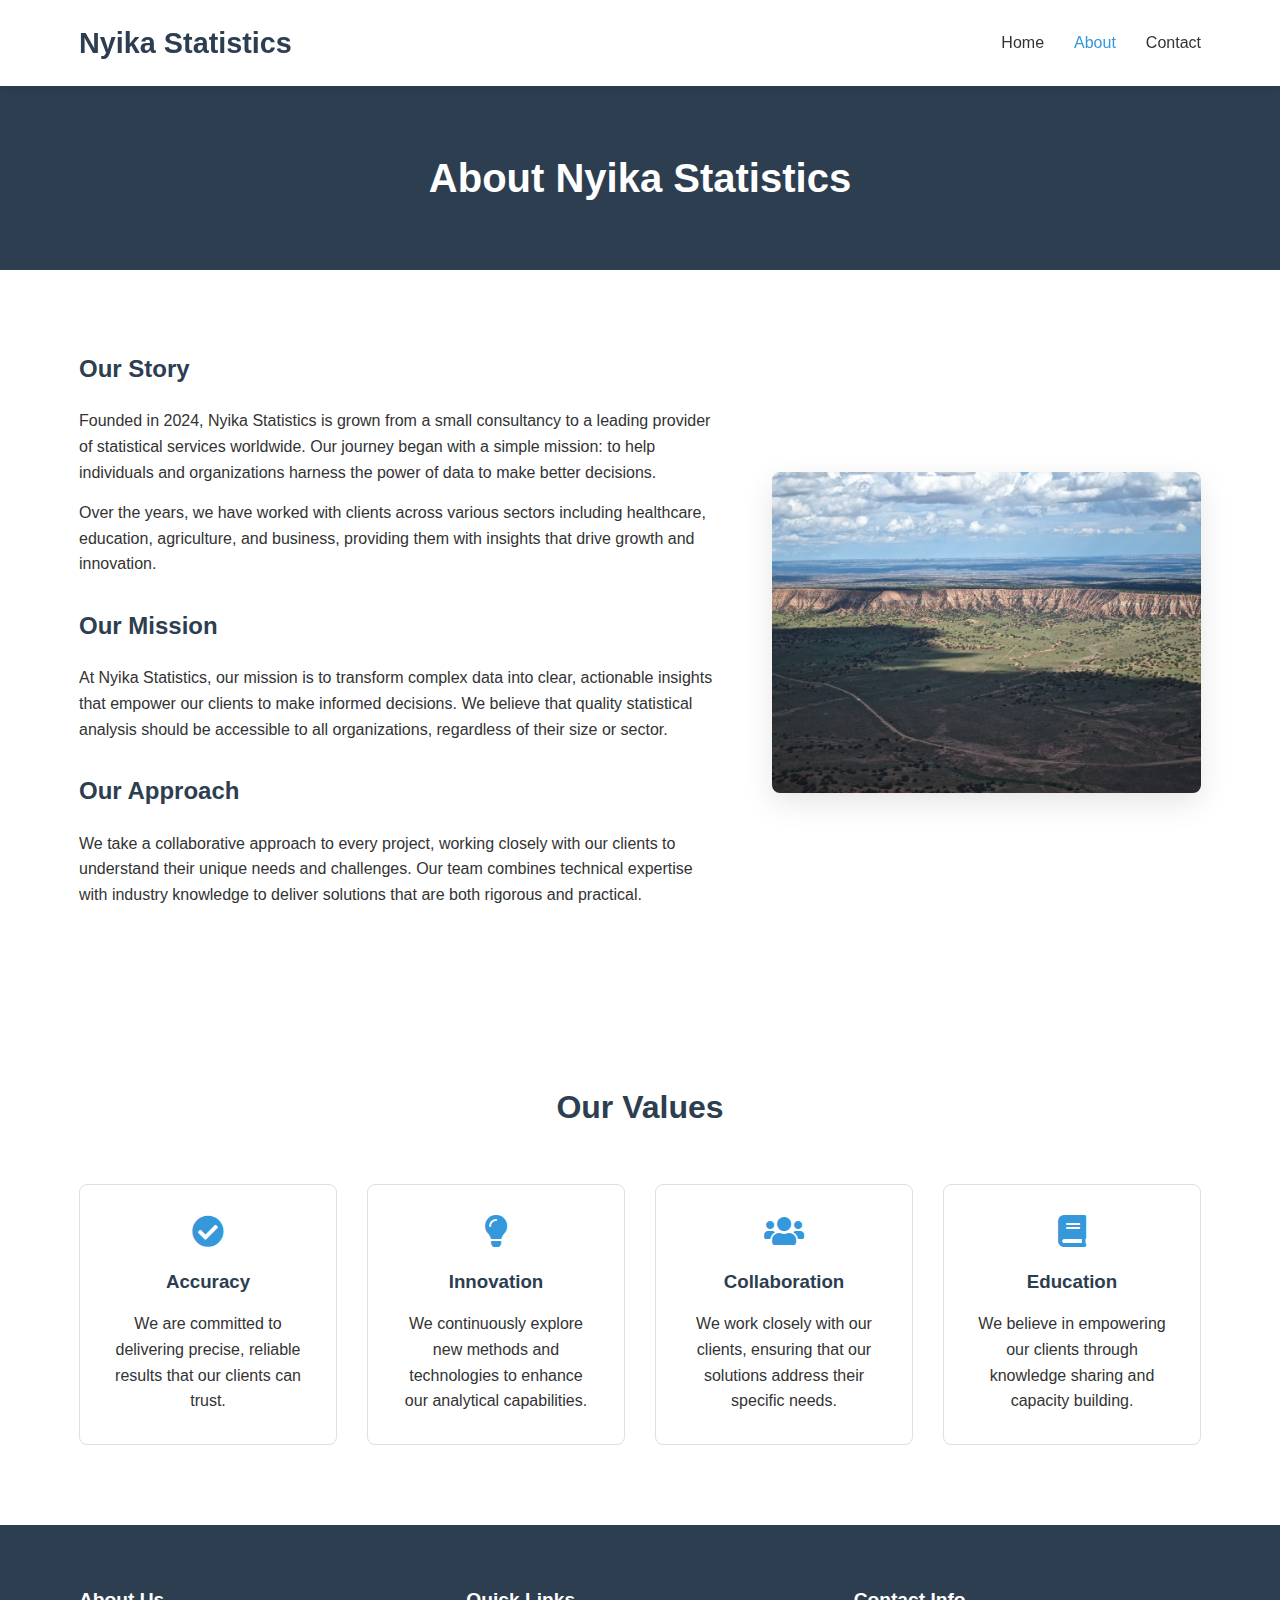
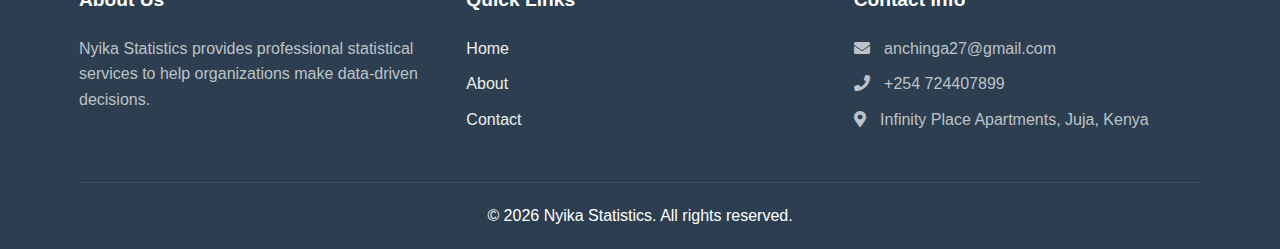
<file: about.html>
<!DOCTYPE html>
<html lang="en">
<head>
    <meta charset="UTF-8">
    <meta name="viewport" content="width=device-width, initial-scale=1.0">
    <title>About Us - Nyika Statistics</title>
    <link rel="stylesheet" href="css/styles.css">
    <link rel="stylesheet" href="https://cdnjs.cloudflare.com/ajax/libs/font-awesome/5.15.4/css/all.min.css">
</head>
<body>
    <!-- Header -->
    <header>
        <div class="container">
            <div class="logo">
                <h1>Nyika Statistics</h1>
            </div>
            <nav>
                <ul>
                    <li><a href="index.html">Home</a></li>
                    <li><a href="about.html" class="active">About</a></li>
                    <li><a href="contact.html">Contact</a></li>
                </ul>
            </nav>
        </div>
    </header>

    <!-- Page Header -->
    <section class="page-header">
        <div class="container">
            <h1>About Nyika Statistics</h1>
        </div>
    </section>

    <!-- About Content -->
    <section class="about-content">
        <div class="container">
            <div class="about-grid">
                <div class="about-text">
                    <h2>Our Story</h2>
                    <p>Founded in 2024, Nyika Statistics is grown from a small consultancy to a leading provider of statistical services worldwide. Our journey began with a simple mission: to help individuals and organizations harness the power of data to make better decisions.</p>
                    <p>Over the years, we have worked with clients across various sectors including healthcare, education, agriculture, and business, providing them with insights that drive growth and innovation.</p>
                    
                    <h2>Our Mission</h2>
                    <p>At Nyika Statistics, our mission is to transform complex data into clear, actionable insights that empower our clients to make informed decisions. We believe that quality statistical analysis should be accessible to all organizations, regardless of their size or sector.</p>
                    
                    <h2>Our Approach</h2>
                    <p>We take a collaborative approach to every project, working closely with our clients to understand their unique needs and challenges. Our team combines technical expertise with industry knowledge to deliver solutions that are both rigorous and practical.</p>
                </div>
                <div class="about-image">
                    <img src="plateau.jpg" alt="Nyika Statistics landscape">
                </div>
            </div>
        </div>
    </section>

    <!-- Values Section -->
    <section class="values">
        <div class="container">
            <h2>Our Values</h2>
            <div class="values-grid">
                <div class="value-card">
                    <i class="fas fa-check-circle"></i>
                    <h3>Accuracy</h3>
                    <p>We are committed to delivering precise, reliable results that our clients can trust.</p>
                </div>
                <div class="value-card">
                    <i class="fas fa-lightbulb"></i>
                    <h3>Innovation</h3>
                    <p>We continuously explore new methods and technologies to enhance our analytical capabilities.</p>
                </div>
                <div class="value-card">
                    <i class="fas fa-users"></i>
                    <h3>Collaboration</h3>
                    <p>We work closely with our clients, ensuring that our solutions address their specific needs.</p>
                </div>
                <div class="value-card">
                    <i class="fas fa-book"></i>
                    <h3>Education</h3>
                    <p>We believe in empowering our clients through knowledge sharing and capacity building.</p>
                </div>
            </div>
        </div>
    </section>

    <!-- Footer -->
    <footer>
        <div class="container">
            <div class="footer-content">
                <div class="footer-section">
                    <h3>About Us</h3>
                    <p>Nyika Statistics provides professional statistical services to help organizations make data-driven decisions.</p>
                </div>
                <div class="footer-section">
                    <h3>Quick Links</h3>
                    <ul>
                        <li><a href="index.html">Home</a></li>
                        <li><a href="about.html">About</a></li>
                        <li><a href="contact.html">Contact</a></li>
                    </ul>
                </div>
                <div class="footer-section">
                    <h3>Contact Info</h3>
                    <p><i class="fas fa-envelope"></i> anchinga27@gmail.com</p>
                    <p><i class="fas fa-phone"></i> +254 724407899</p>
                    <p><i class="fas fa-map-marker-alt"></i> Infinity Place Apartments, Juja, Kenya</p>
                </div>
            </div>
            <div class="footer-bottom">
                <p>&copy; 2025 Nyika Statistics. All rights reserved.</p>
            </div>
        </div>
    </footer>

    <script src="js/script.js"></script>
</body>
</html>
</file>
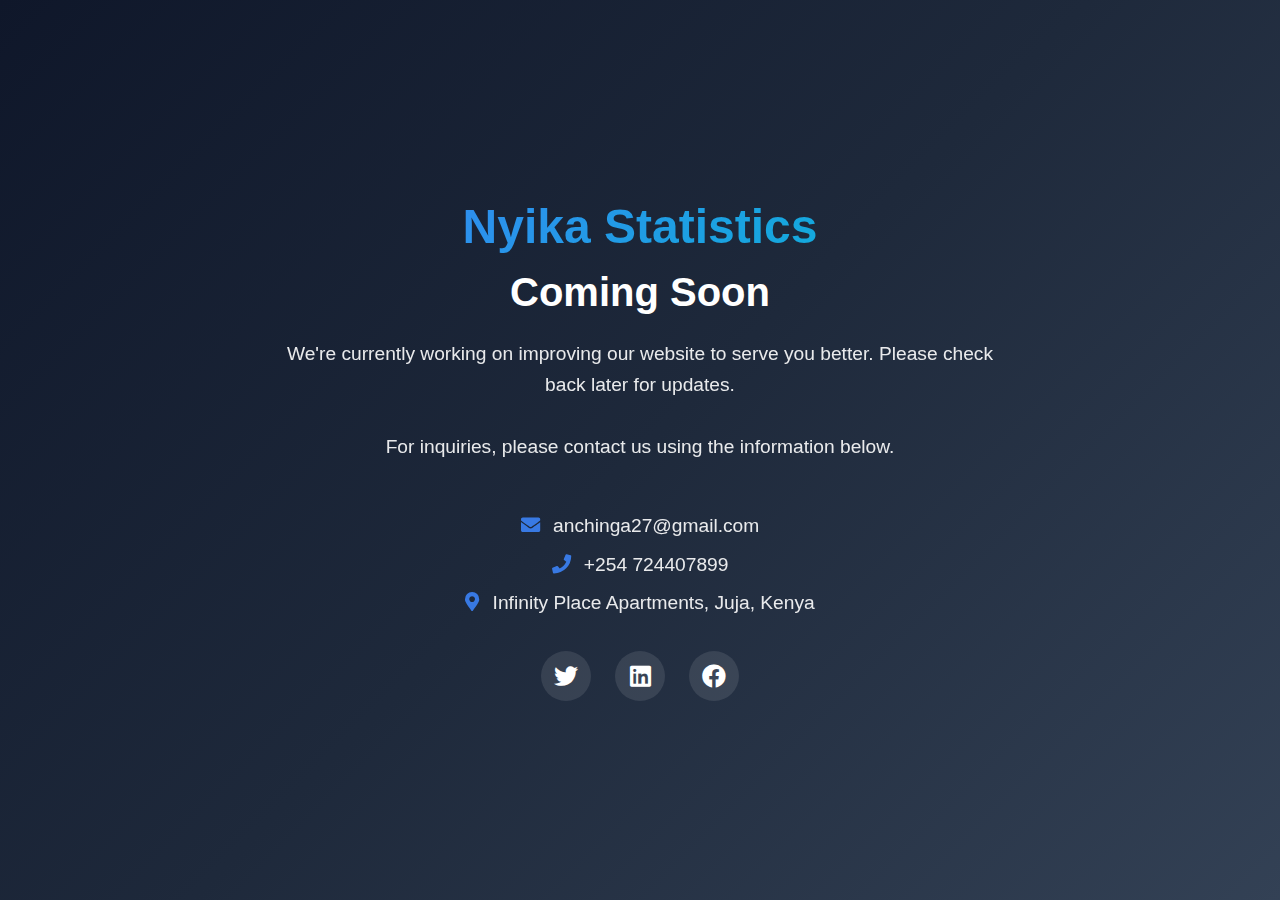
<file: coming-soon.html>
<!DOCTYPE html>
<html lang="en">
<head>
    <meta charset="UTF-8">
    <meta name="viewport" content="width=device-width, initial-scale=1.0">
    <meta name="description" content="Nyika Statistics - Coming Soon">
    <title>Nyika Statistics - Coming Soon</title>
    <link rel="stylesheet" href="https://cdnjs.cloudflare.com/ajax/libs/font-awesome/5.15.4/css/all.min.css">
    <style>
        :root {
            --primary-color: #0f172a;
            --secondary-color: #3b82f6;
            --accent-color: #06b6d4;
            --light-color: #f8fafc;
            --dark-color: #1e293b;
            --text-color: #334155;
            --font-main: -apple-system, BlinkMacSystemFont, 'Segoe UI', 'Inter', 'Roboto', sans-serif;
        }
        
        * {
            margin: 0;
            padding: 0;
            box-sizing: border-box;
        }
        
        body {
            font-family: var(--font-main);
            background: linear-gradient(135deg, #0f172a 0%, #1e293b 50%, #334155 100%);
            color: white;
            height: 100vh;
            display: flex;
            align-items: center;
            justify-content: center;
            text-align: center;
            overflow: hidden;
            position: relative;
        }
        
        body::before {
            content: '';
            position: absolute;
            top: 0;
            left: 0;
            right: 0;
            bottom: 0;
            background-size: cover;
            background-position: center;
            opacity: 0.1;
            z-index: 0;
        }
        
        .container {
            position: relative;
            z-index: 1;
            padding: 2rem;
            max-width: 800px;
        }
        
        .logo h1 {
            font-size: 3rem;
            margin-bottom: 1rem;
            background: linear-gradient(135deg, var(--secondary-color), var(--accent-color));
            -webkit-background-clip: text;
            -webkit-text-fill-color: transparent;
            background-clip: text;
        }
        
        h2 {
            font-size: 2.5rem;
            margin-bottom: 1.5rem;
        }
        
        p {
            font-size: 1.2rem;
            margin-bottom: 2rem;
            opacity: 0.9;
            line-height: 1.6;
        }
        
        .social-icons {
            display: flex;
            justify-content: center;
            gap: 1.5rem;
            margin-top: 2rem;
        }
        
        .social-icon {
            display: flex;
            align-items: center;
            justify-content: center;
            width: 50px;
            height: 50px;
            background-color: rgba(255, 255, 255, 0.1);
            color: white;
            border-radius: 50%;
            transition: all 0.3s ease;
            font-size: 1.5rem;
            text-decoration: none;
        }
        
        .social-icon:hover {
            background-color: var(--secondary-color);
            transform: translateY(-5px);
        }
        
        .contact-info {
            margin-top: 3rem;
            font-size: 1.1rem;
        }
        
        .contact-info p {
            margin-bottom: 0.5rem;
        }
        
        .contact-info i {
            margin-right: 0.5rem;
            color: var(--secondary-color);
        }
        
        @media (max-width: 768px) {
            .logo h1 {
                font-size: 2.5rem;
            }
            
            h2 {
                font-size: 2rem;
            }
            
            p {
                font-size: 1rem;
            }
        }
    </style>
</head>
<body>
    <div class="container">
        <div class="logo">
            <h1>Nyika Statistics</h1>
        </div>
        <h2>Coming Soon</h2>
        <p>We're currently working on improving our website to serve you better. Please check back later for updates.</p>
        <p>For inquiries, please contact us using the information below.</p>
        
        <div class="contact-info">
            <p><i class="fas fa-envelope"></i> anchinga27@gmail.com</p>
            <p><i class="fas fa-phone"></i> +254 724407899</p>
            <p><i class="fas fa-map-marker-alt"></i> Infinity Place Apartments, Juja, Kenya</p>
        </div>
        
        <div class="social-icons">
            <a href="#" class="social-icon"><i class="fab fa-twitter"></i></a>
            <a href="#" class="social-icon"><i class="fab fa-linkedin"></i></a>
            <a href="#" class="social-icon"><i class="fab fa-facebook"></i></a>
        </div>
    </div>
</body>
</html>
</file>
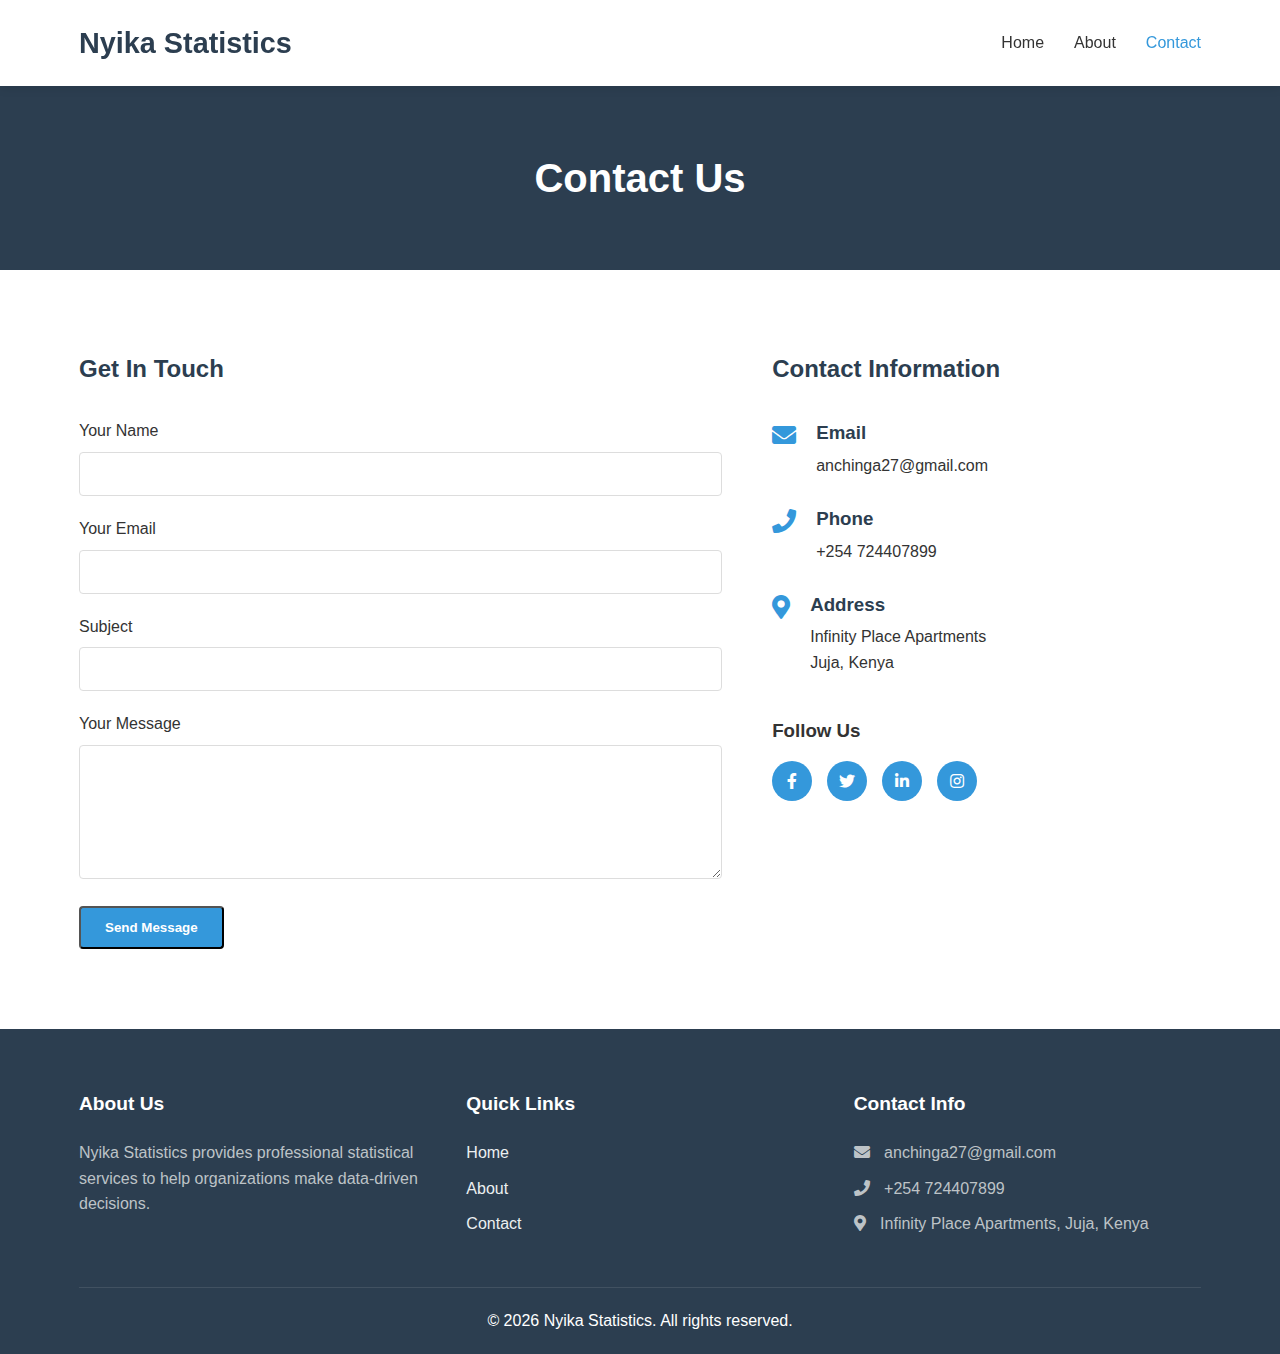
<file: contact.html>
<!DOCTYPE html>
<html lang="en">
<head>
    <meta charset="UTF-8">
    <meta name="viewport" content="width=device-width, initial-scale=1.0">
    <title>Contact Us - Nyika Statistics</title>
    <link rel="stylesheet" href="css/styles.css">
    <link rel="stylesheet" href="https://cdnjs.cloudflare.com/ajax/libs/font-awesome/5.15.4/css/all.min.css">
</head>
<body>
    <!-- Header -->
    <header>
        <div class="container">
            <div class="logo">
                <h1>Nyika Statistics</h1>
            </div>
            <nav>
                <ul>
                    <li><a href="index.html">Home</a></li>
                    <li><a href="about.html">About</a></li>
                    <li><a href="contact.html" class="active">Contact</a></li>
                </ul>
            </nav>
        </div>
    </header>

    <!-- Page Header -->
    <section class="page-header">
        <div class="container">
            <h1>Contact Us</h1>
        </div>
    </section>

    <!-- Contact Content -->
    <section class="contact-content">
        <div class="container">
            <div class="contact-grid">
                <div class="contact-form">
                    <h2>Get In Touch</h2>
                    <form id="contactForm">
                        <div class="form-group">
                            <label for="name">Your Name</label>
                            <input type="text" id="name" name="name" required>
                        </div>
                        <div class="form-group">
                            <label for="email">Your Email</label>
                            <input type="email" id="email" name="email" required>
                        </div>
                        <div class="form-group">
                            <label for="subject">Subject</label>
                            <input type="text" id="subject" name="subject" required>
                        </div>
                        <div class="form-group">
                            <label for="message">Your Message</label>
                            <textarea id="message" name="message" rows="6" required></textarea>
                        </div>
                        <button type="submit" class="btn">Send Message</button>
                    </form>
                </div>
                <div class="contact-info">
                    <h2>Contact Information</h2>
                    <div class="info-item">
                        <i class="fas fa-envelope"></i>
                        <div>
                            <h3>Email</h3>
                            <p>anchinga27@gmail.com</p>
                        </div>
                    </div>
                    <div class="info-item">
                        <i class="fas fa-phone"></i>
                        <div>
                            <h3>Phone</h3>
                            <p>+254 724407899</p>
                        </div>
                    </div>
                    <div class="info-item">
                        <i class="fas fa-map-marker-alt"></i>
                        <div>
                            <h3>Address</h3>
                            <p>Infinity Place Apartments</p>
                            <p>Juja, Kenya</p>
                        </div>
                    </div>
                    <div class="social-media">
                        <h3>Follow Us</h3>
                        <div class="social-icons">
                            <a href="#" class="social-icon"><i class="fab fa-facebook-f"></i></a>
                            <a href="#" class="social-icon"><i class="fab fa-twitter"></i></a>
                            <a href="#" class="social-icon"><i class="fab fa-linkedin-in"></i></a>
                            <a href="#" class="social-icon"><i class="fab fa-instagram"></i></a>
                        </div>
                    </div>
                </div>
            </div>
        </div>
    </section>

    <!-- Footer -->
    <footer>
        <div class="container">
            <div class="footer-content">
                <div class="footer-section">
                    <h3>About Us</h3>
                    <p>Nyika Statistics provides professional statistical services to help organizations make data-driven decisions.</p>
                </div>
                <div class="footer-section">
                    <h3>Quick Links</h3>
                    <ul>
                        <li><a href="index.html">Home</a></li>
                        <li><a href="about.html">About</a></li>
                        <li><a href="contact.html">Contact</a></li>
                    </ul>
                </div>
                <div class="footer-section">
                    <h3>Contact Info</h3>
                    <p><i class="fas fa-envelope"></i> anchinga27@gmail.com</p>
                    <p><i class="fas fa-phone"></i> +254 724407899</p>
                    <p><i class="fas fa-map-marker-alt"></i> Infinity Place Apartments, Juja, Kenya</p>
                </div>
            </div>
            <div class="footer-bottom">
                <p>&copy; 2025 Nyika Statistics. All rights reserved.</p>
            </div>
        </div>
    </footer>

    <script src="js/script.js"></script>
</body>
</html>
</file>
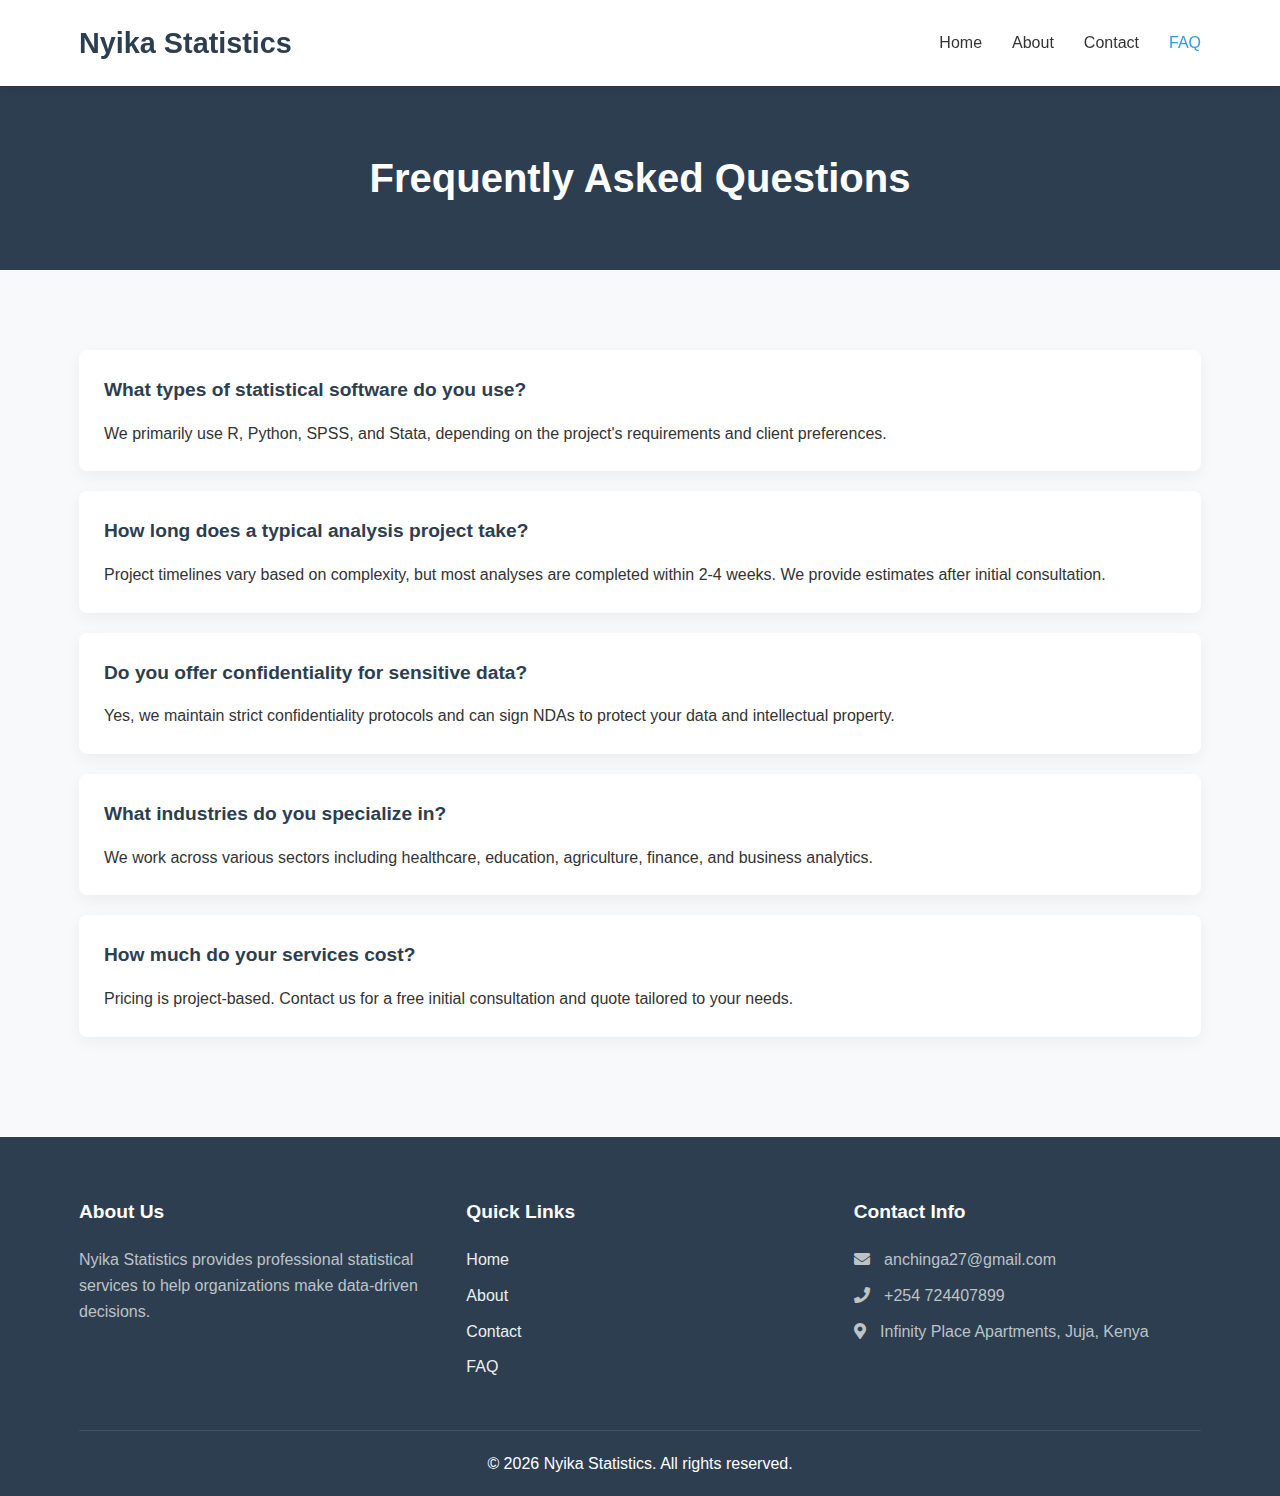
<file: faq.html>
<!DOCTYPE html>
<html lang="en">
<head>
    <meta charset="UTF-8">
    <meta name="viewport" content="width=device-width, initial-scale=1.0">
    <meta name="description" content="Frequently Asked Questions about Nyika Statistics services and statistical consulting.">
    <meta name="keywords" content="statistics FAQ, data analysis questions, research design help">
    <title>FAQ - Nyika Statistics</title>
    <link rel="stylesheet" href="css/styles.css">
    <link rel="stylesheet" href="https://cdnjs.cloudflare.com/ajax/libs/font-awesome/5.15.4/css/all.min.css">
</head>
<body>
    <!-- Header -->
    <header>
        <div class="container">
            <div class="logo">
                <h1>Nyika Statistics</h1>
            </div>
            <nav>
                <ul>
                    <li><a href="index.html">Home</a></li>
                    <li><a href="about.html">About</a></li>
                    <li><a href="contact.html">Contact</a></li>
                    <li><a href="faq.html" class="active">FAQ</a></li>
                </ul>
            </nav>
        </div>
    </header>

    <!-- Page Header -->
    <section class="page-header">
        <div class="container">
            <h1>Frequently Asked Questions</h1>
        </div>
    </section>

    <!-- FAQ Content -->
    <section class="faq">
        <div class="container">
            <div class="faq-item">
                <h3>What types of statistical software do you use?</h3>
                <p>We primarily use R, Python, SPSS, and Stata, depending on the project's requirements and client preferences.</p>
            </div>
            <div class="faq-item">
                <h3>How long does a typical analysis project take?</h3>
                <p>Project timelines vary based on complexity, but most analyses are completed within 2-4 weeks. We provide estimates after initial consultation.</p>
            </div>
            <div class="faq-item">
                <h3>Do you offer confidentiality for sensitive data?</h3>
                <p>Yes, we maintain strict confidentiality protocols and can sign NDAs to protect your data and intellectual property.</p>
            </div>
            <div class="faq-item">
                <h3>What industries do you specialize in?</h3>
                <p>We work across various sectors including healthcare, education, agriculture, finance, and business analytics.</p>
            </div>
            <div class="faq-item">
                <h3>How much do your services cost?</h3>
                <p>Pricing is project-based. Contact us for a free initial consultation and quote tailored to your needs.</p>
            </div>
        </div>
    </section>

    <!-- Footer -->
    <footer>
        <div class="container">
            <div class="footer-content">
                <div class="footer-section">
                    <h3>About Us</h3>
                    <p>Nyika Statistics provides professional statistical services to help organizations make data-driven decisions.</p>
                </div>
                <div class="footer-section">
                    <h3>Quick Links</h3>
                    <ul>
                        <li><a href="index.html">Home</a></li>
                        <li><a href="about.html">About</a></li>
                        <li><a href="contact.html">Contact</a></li>
                        <li><a href="faq.html">FAQ</a></li>
                    </ul>
                </div>
                <div class="footer-section">
                    <h3>Contact Info</h3>
                    <p><i class="fas fa-envelope"></i> anchinga27@gmail.com</p>
                    <p><i class="fas fa-phone"></i> +254 724407899</p>
                    <p><i class="fas fa-map-marker-alt"></i> Infinity Place Apartments, Juja, Kenya</p>
                </div>
            </div>
            <div class="footer-bottom">
                <p>&copy; 2025 Nyika Statistics. All rights reserved.</p>
            </div>
        </div>
    </footer>

    <script src="js/script.js"></script>
</body>
</html>
</file>
<file: css/styles.css>
/* Base Styles */
:root {
    --primary-color: #2c3e50;
    --secondary-color: #3498db;
    --accent-color: #e74c3c;
    --light-color: #ecf0f1;
    --dark-color: #2c3e50;
    --text-color: #333;
    --text-light: #777;
    --font-main: 'Segoe UI', Tahoma, Geneva, Verdana, sans-serif;
}

* {
    margin: 0;
    padding: 0;
    box-sizing: border-box;
}

body {
    font-family: var(--font-main);
    line-height: 1.6;
    color: var(--text-color);
    background-color: #f9f9f9;
}

.container {
    width: 90%;
    max-width: 1200px;
    margin: 0 auto;
    padding: 0 15px;
}

a {
    text-decoration: none;
    color: var(--secondary-color);
}

ul {
    list-style: none;
}

img {
    max-width: 100%;
}

.btn {
    display: inline-block;
    background-color: var(--secondary-color);
    color: white;
    padding: 12px 24px;
    border-radius: 4px;
    font-weight: 600;
    transition: all 0.3s ease;
}

.btn:hover {
    background-color: #2980b9;
    transform: translateY(-2px);
}

/* Header Styles */
header {
    background-color: white;
    box-shadow: 0 2px 10px rgba(0, 0, 0, 0.1);
    position: sticky;
    top: 0;
    z-index: 100;
}

header .container {
    display: flex;
    justify-content: space-between;
    align-items: center;
    padding: 20px 15px;
}

.logo h1 {
    color: var(--primary-color);
    font-size: 1.8rem;
}

nav ul {
    display: flex;
}

nav ul li {
    margin-left: 30px;
}

nav ul li a {
    color: var(--text-color);
    font-weight: 500;
    transition: color 0.3s ease;
}

nav ul li a:hover, nav ul li a.active {
    color: var(--secondary-color);
}

/* Hero Section */
.hero {
    background: linear-gradient(rgba(44, 62, 80, 0.7), rgba(44, 62, 80, 0.7)), url('../plateau.png');
    background-size: cover;
    background-position: center;
    color: white;
    text-align: center;
    padding: 100px 0;
}

.hero h1 {
    font-size: 2.5rem;
    margin-bottom: 20px;
}

.hero p {
    font-size: 1.2rem;
    margin-bottom: 30px;
    max-width: 700px;
    margin-left: auto;
    margin-right: auto;
}

/* Services Section */
.services {
    padding: 80px 0;
    background-color: white;
}

.services h2, .testimonials h2, .team h2, .values h2, .faq h2 {
    text-align: center;
    margin-bottom: 50px;
    color: var(--primary-color);
    font-size: 2rem;
}

.service-grid {
    display: grid;
    grid-template-columns: repeat(auto-fit, minmax(250px, 1fr));
    gap: 30px;
}

.service-card {
    background-color: #f8f9fa;
    padding: 30px;
    border-radius: 8px;
    text-align: center;
    transition: transform 0.3s ease, box-shadow 0.3s ease;
}

.service-card:hover {
    transform: translateY(-10px);
    box-shadow: 0 10px 20px rgba(0, 0, 0, 0.1);
}

.service-card i {
    font-size: 2.5rem;
    color: var(--secondary-color);
    margin-bottom: 20px;
}

.service-card h3 {
    margin-bottom: 15px;
    color: var(--primary-color);
}

/* Testimonials Section */
.testimonials {
    padding: 80px 0;
    background-color: #f8f9fa;
}

.testimonial-slider {
    display: flex;
    flex-wrap: wrap;
    justify-content: center;
    gap: 30px;
}

.testimonial {
    background-color: white;
    padding: 30px;
    border-radius: 8px;
    box-shadow: 0 5px 15px rgba(0, 0, 0, 0.05);
    max-width: 500px;
}

.testimonial p {
    font-style: italic;
    margin-bottom: 20px;
}

.client h4 {
    color: var(--primary-color);
    margin-bottom: 5px;
}

.client p {
    color: var(--text-light);
    font-style: normal;
    margin-bottom: 0;
}

/* CTA Section */
.cta {
    background-color: var(--primary-color);
    color: white;
    text-align: center;
    padding: 80px 0;
}

.cta h2 {
    margin-bottom: 20px;
}

.cta p {
    margin-bottom: 30px;
    max-width: 700px;
    margin-left: auto;
    margin-right: auto;
}

/* Footer */
footer {
    background-color: #2c3e50;
    color: white;
    padding: 60px 0 20px;
}

.footer-content {
    display: grid;
    grid-template-columns: repeat(auto-fit, minmax(200px, 1fr));
    gap: 40px;
    margin-bottom: 40px;
}

.footer-section h3 {
    margin-bottom: 20px;
    font-size: 1.2rem;
}

.footer-section ul li {
    margin-bottom: 10px;
}

.footer-section ul li a {
    color: #ecf0f1;
    transition: color 0.3s ease;
}

.footer-section ul li a:hover {
    color: var(--secondary-color);
}

.footer-section p {
    margin-bottom: 10px;
    color: #bdc3c7;
}

.footer-section p i {
    margin-right: 10px;
}

.footer-bottom {
    text-align: center;
    padding-top: 20px;
    border-top: 1px solid rgba(255, 255, 255, 0.1);
}

/* Page Header */
.page-header {
    background-color: var(--primary-color);
    color: white;
    padding: 60px 0;
    text-align: center;
}

.page-header h1 {
    font-size: 2.5rem;
}

/* About Page Styles */
.about-content, .contact-content {
    padding: 80px 0;
    background-color: white;
}

.about-grid {
    display: grid;
    grid-template-columns: 3fr 2fr;
    gap: 50px;
    align-items: center;
}

.about-text h2 {
    color: var(--primary-color);
    margin-bottom: 20px;
    margin-top: 30px;
}

.about-text h2:first-child {
    margin-top: 0;
}

.about-text p {
    margin-bottom: 15px;
}

.about-image img {
    border-radius: 8px;
    box-shadow: 0 10px 30px rgba(0, 0, 0, 0.1);
}

.placeholder-image {
    background-color: #e0e0e0;
    height: 300px;
    border-radius: 8px;
    display: flex;
    align-items: center;
    justify-content: center;
    color: #999;
    font-size: 1.2rem;
    position: relative;
    overflow: hidden;
}

.placeholder-image::after {
    content: "Image placeholder";
    position: absolute;
    top: 50%;
    left: 50%;
    transform: translate(-50%, -50%);
}

.member-image.placeholder-image {
    height: 150px;
    width: 150px;
}

.member-image.placeholder-image::after {
    content: "Team member";
    font-size: 0.9rem;
}

/* Team Section */
.team {
    padding: 80px 0;
    background-color: #f8f9fa;
}

.team-grid {
    display: grid;
    grid-template-columns: repeat(auto-fit, minmax(250px, 1fr));
    gap: 30px;
}

.team-member {
    background-color: white;
    padding: 30px;
    border-radius: 8px;
    text-align: center;
    box-shadow: 0 5px 15px rgba(0, 0, 0, 0.05);
}

.member-image {
    width: 150px;
    height: 150px;
    border-radius: 50%;
    margin: 0 auto 20px;
}

.team-member h3 {
    color: var(--primary-color);
    margin-bottom: 5px;
}

.team-member .position {
    color: var(--secondary-color);
    font-weight: 600;
    margin-bottom: 15px;
}

/* Values Section */
.values {
    padding: 80px 0;
    background-color: white;
}

.values-grid {
    display: grid;
    grid-template-columns: repeat(auto-fit, minmax(250px, 1fr));
    gap: 30px;
}

.value-card {
    padding: 30px;
    border-radius: 8px;
    text-align: center;
    border: 1px solid #e0e0e0;
    transition: transform 0.3s ease, box-shadow 0.3s ease;
}

.value-card:hover {
    transform: translateY(-10px);
    box-shadow: 0 10px 20px rgba(0, 0, 0, 0.1);
}

.value-card i {
    font-size: 2rem;
    color: var(--secondary-color);
    margin-bottom: 20px;
}

.value-card h3 {
    margin-bottom: 15px;
    color: var(--primary-color);
}

/* Contact Page Styles */
.contact-grid {
    display: grid;
    grid-template-columns: 3fr 2fr;
    gap: 50px;
}

.contact-form h2, .contact-info h2 {
    color: var(--primary-color);
    margin-bottom: 30px;
}

.form-group {
    margin-bottom: 20px;
}

.form-group label {
    display: block;
    margin-bottom: 8px;
    font-weight: 500;
}

.form-group input, .form-group textarea {
    width: 100%;
    padding: 12px;
    border: 1px solid #ddd;
    border-radius: 4px;
    font-family: inherit;
    font-size: 1rem;
}

.form-group textarea {
    resize: vertical;
}

.info-item {
    display: flex;
    margin-bottom: 25px;
}

.info-item i {
    font-size: 1.5rem;
    color: var(--secondary-color);
    margin-right: 20px;
    margin-top: 5px;
}

.info-item h3 {
    margin-bottom: 5px;
    color: var(--primary-color);
}

.social-media {
    margin-top: 40px;
}

.social-icons {
    display: flex;
    gap: 15px;
    margin-top: 15px;
}

.social-icon {
    display: flex;
    align-items: center;
    justify-content: center;
    width: 40px;
    height: 40px;
    background-color: var(--secondary-color);
    color: white;
    border-radius: 50%;
    transition: background-color 0.3s ease, transform 0.3s ease;
}

.social-icon:hover {
    background-color: var(--primary-color);
    transform: translateY(-3px);
}

/* FAQ Section */
.faq {
    padding: 80px 0;
    background-color: #f8f9fa;
}

.faq-item {
    background-color: white;
    padding: 25px;
    border-radius: 8px;
    margin-bottom: 20px;
    box-shadow: 0 5px 15px rgba(0, 0, 0, 0.05);
}

.faq-item h3 {
    color: var(--primary-color);
    margin-bottom: 15px;
    font-size: 1.2rem;
}

/* Responsive Styles */
@media (max-width: 992px) {
    .about-grid, .contact-grid {
        grid-template-columns: 1fr;
    }
    
    .about-image {
        order: -1;
        margin-bottom: 30px;
    }
}

@media (max-width: 768px) {
    header .container {
        flex-direction: column;
    }
    
    .logo {
        margin-bottom: 20px;
    }
    
    nav ul {
        justify-content: center;
    }
    
    nav ul li {
        margin: 0 15px;
    }
    
    .hero h1 {
        font-size: 2rem;
    }
    
    .hero p {
        font-size: 1rem;
    }
    
    .service-grid, .team-grid, .values-grid {
        grid-template-columns: 1fr;
    }
}

@media (max-width: 576px) {
    .testimonial-slider {
        flex-direction: column;
    }
    
    .testimonial {
        max-width: 100%;
    }
    
    .footer-content {
        grid-template-columns: 1fr;
    }
    
    .hero {
        padding: 60px 0;
    }
    
    .services, .testimonials, .about-content, .team, .values, .contact-content, .faq {
        padding: 50px 0;
    }
    
    .cta {
        padding: 50px 0;
    }
    
    .btn {
        padding: 10px 20px;
    }
}
</file>
